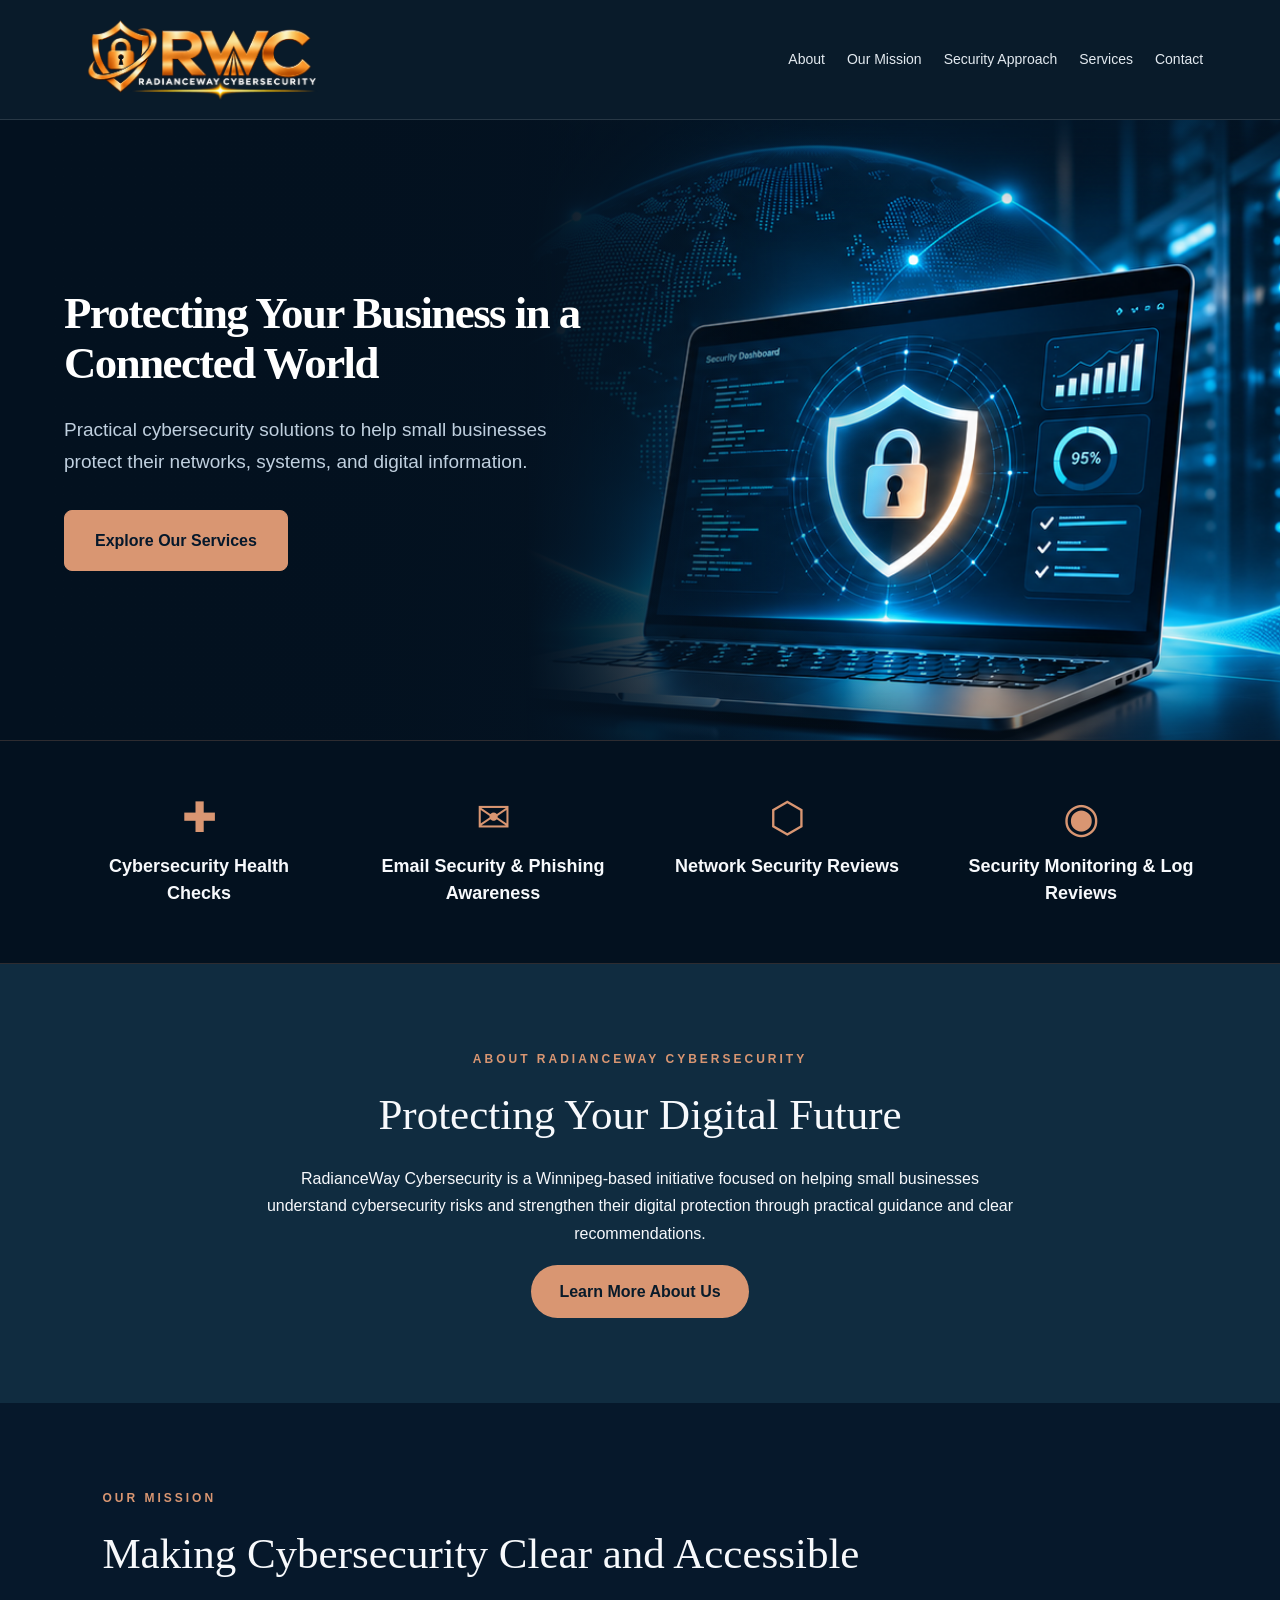
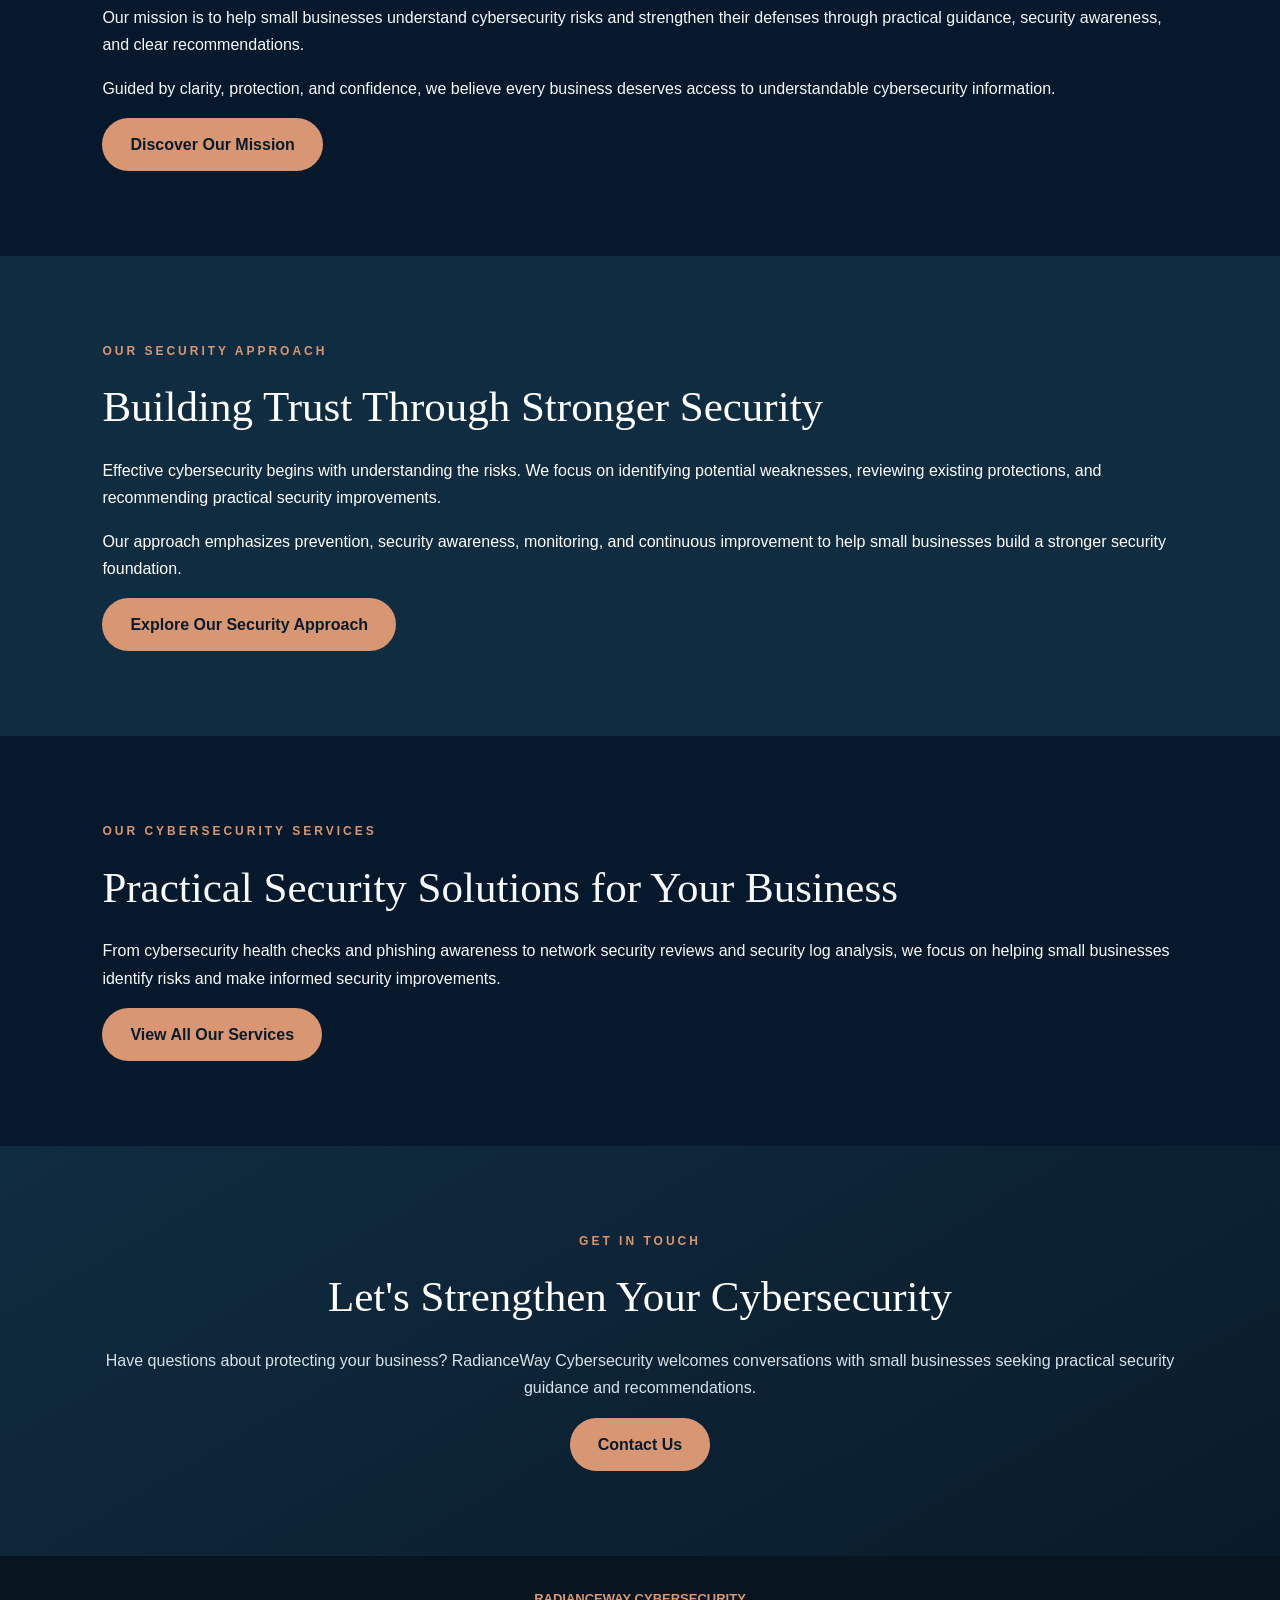
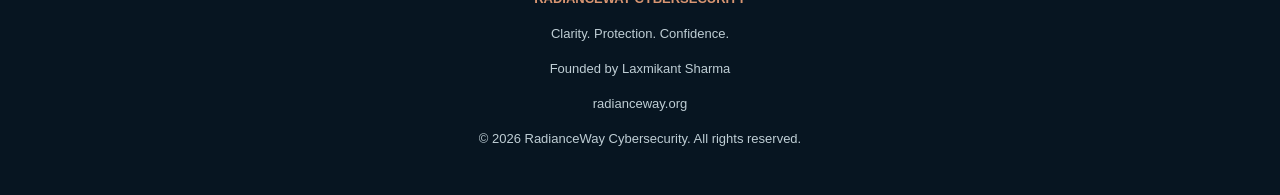
<file: index.html>
<!DOCTYPE html>
<html lang="en">
<head>
  <meta charset="UTF-8">
  <meta name="viewport" content="width=device-width, initial-scale=1">
  <meta name="description" content="RadianceWay Cybersecurity provides practical cybersecurity guidance and security solutions for small businesses. Founded by Laxmikant Sharma in Winnipeg, Manitoba, Canada.">
  <meta name="theme-color" content="#102c40">
  <title>RadianceWay Cybersecurity | Clarity. Protection. Confidence.</title>
  <link rel="stylesheet" href="styles.css">
  <style>
    
.official-logo {
  display: block;
  width: 90%;
  max-width: 500px;
  height: auto;
  margin: 0 auto 5px;
  object-fit: contain;
}

@media (max-width: 600px) {
  .official-logo {
    width: 95%;
    max-width: 320px;
    margin-bottom: 16px;
  }
  .header {
  justify-content: center;
  padding: 14px 3%;
}

.header nav {
  justify-content: center;
  gap: 8px;
  font-size: 12px;
}
}
  @media (max-width: 600px) {
  .menu-toggle {
    display: block !important;
    margin: 8px auto;
  }

  .header nav {
    display: none;
    width: 100%;
    flex-direction: column;
    align-items: center;
    gap: 16px;
    padding: 16px 0;
  }

  .header nav.open {
    display: flex;
  }
}  
 .menu-toggle {
  display: none;
  background: transparent;
  color: #d6a94f;
  border: 1px solid #d6a94f;
  border-radius: 8px;
  padding: 10px 16px;
  font: inherit;
  cursor: pointer;
}
    :root {
      --navy: #102c40;
      --deep: #091b2a;
      --gold: #d6a94f;
      --ivory: #fff9ec;
      --sage: #638c79;
      --muted: #bfd0da;
    }
    * { box-sizing: border-box; }
    html { scroll-behavior: smooth; }
    body {
      margin: 0;
      font-family: "Segoe UI", Arial, sans-serif;
      background: var(--ivory);
      color: var(--navy);
      line-height: 1.7;
    }
    a { color: inherit; }
    .header {
      background: var(--deep);
      color: white;
      padding: 16px 6%;
      display: flex;
      align-items: center;
      justify-content: space-between;
      gap: 20px;
      flex-wrap: wrap;
      border-bottom: 1px solid #ffffff20;
    }
    .brand {
      font-size: 23px;
      font-weight: 700;
      letter-spacing: 3px;
      color: var(--gold);
      text-decoration: none;
    }
    nav { display: flex; gap: 22px; flex-wrap: wrap; }
    nav a {
      text-decoration: none;
      font-size: 14px;
      color: #e3eaf0;
    }
    nav a:hover, nav a:focus-visible {
      color: var(--gold);
    }
    .hero {
      min-height: 630px;
      padding: 100px 22px;
      display: flex;
      flex-direction: column;
      align-items: center;
      justify-content: center;
      text-align: center;
      color: white;
      background:
        radial-gradient(ellipse at 50% 25%,
          #a77c3140 0%, transparent 46%),
        linear-gradient(145deg, #153d53, #091b2a 80%);
    }
    .lotus {
      width: 140px;
      height: 115px;
      margin-bottom: 24px;
      color: var(--gold);
      filter: drop-shadow(0 0 20px #d6a94f65);
    }
    .eyebrow {
      color: var(--gold);
      letter-spacing: 3px;
      text-transform: uppercase;
      font-size: 13px;
    }
    h1 {
      font-family: Georgia, serif;
      font-weight: normal;
      font-size: clamp(56px, 10vw, 105px);
      letter-spacing: 8px;
      line-height: 1.1;
      margin: 18px 0;
    }
    .tagline {
      color: var(--gold);
      font-family: Georgia, serif;
      font-size: clamp(22px, 4vw, 32px);
      margin: 0 0 25px;
    }
    .hero-text {
      max-width: 680px;
      font-size: 18px;
      color: #d8e3e8;
      margin-bottom: 30px;
    }
    .button {
      display: inline-block;
      background: #d99672;
      color: var(--deep);
      text-decoration: none;
      padding: 13px 28px;
      border-radius: 30px;
      font-weight: 700;
      transition: background .2s, transform .2s;
    }
    .button:hover {
      background: #f0bea0;
      transform: translateY(-2px);
    }
    section { padding: 85px 8%; scroll-margin-top: 20px; }
    .container { max-width: 1080px; margin: auto; }
    .section-label {
      color: #d99672;
      text-transform: uppercase;
      letter-spacing: 3px;
      font-size: 12px;
      font-weight: bold;
    }
    h2 {
      font-family: Georgia, serif;
      font-size: clamp(30px, 5vw, 43px);
      line-height: 1.3;
      margin: 10px 0 22px;
      font-weight: normal;
    }
    .intro {
  text-align: center;
  background: var(--navy);
  color: #f7f9fc;
}
    .intro p { max-width: 760px; margin: 0 auto 18px; }
    .cream{
           background: #06182b;
           color: #f7f9fc;
   }
    .dark {
      background: var(--navy);
      color: white;
    }
    .cards {
      display: grid;
      grid-template-columns: repeat(3, minmax(0, 1fr));
      gap: 24px;
      margin-top: 35px;
    }
    .card {
      background: white;
      color: var(--navy);
      padding: 32px 26px;
      border-radius: 13px;
      border-top: 4px solid var(--gold);
      box-shadow: 0 8px 24px #0000000b;
    }
    .card h3 {
      font-family: Georgia, serif;
      font-size: 24px;
      margin: 0 0 12px;
    }
    .card p { margin: 0; color: #455a67; }
    .dark .card { background: #18394e; color: white; }
    .dark .card p { color: #d0dee5; }
    .quote {
      max-width: 770px;
      margin: 32px auto 0;
      padding: 28px;
      border-left: 3px solid var(--gold);
      font-family: Georgia, serif;
      font-size: 23px;
      font-style: italic;
      color: var(--gold);
      text-align: left;
    }
    .center { text-align: center; }
    .closing {
      text-align: center;
      background: linear-gradient(150deg, var(--navy), var(--deep));
      color: white;
    }
    .closing p { color: #d7e2e9; }
    footer {
      background: #071521;
      color: #bfced5;
      padding: 32px 18px;
      text-align: center;
      font-size: 13px;
    }
    footer strong { color: #d99672; }
    :focus-visible {
      outline: 3px solid var(--gold);
      outline-offset: 4px;
    }
    @media (max-width: 760px) {
      .header { justify-content: center; text-align: center; }
      nav { justify-content: center; gap: 12px 18px; }
      h1 { letter-spacing: 3px; }
      .hero { min-height: 560px; padding: 75px 20px; }
      .cards { grid-template-columns: 1fr; }
      section { padding: 65px 6%; }
    }
    @media (prefers-reduced-motion: reduce) {
      html { scroll-behavior: auto; }
      .button { transition: none; }
    }
  </style>
</head>
<body>

<header class="header">
  
<a class="brand" href="index.html" aria-label="RadianceWay Cybersecurity Home">
  <img class="brand-logo" src="RWC-Logo-Transparent.png" alt="RWC RadianceWay Cybersecurity">
</a>

  <button class="menu-toggle" type="button"
        aria-label="Toggle navigation menu"
        aria-controls="main-nav"
        aria-expanded="false">
  ☰ Menu
</button>
  <nav id="main-nav" aria-label="Main navigation">
    
    <a href="about.html">About</a>
    <a href="mission.html">Our Mission</a>
    <a href="approach.html">Security Approach</a>
    <a href="services.html">Services</a>
    <a href="contact.html">Contact</a>
  
  </nav>
</header>

<main>
  <section class="hero" id="home">
    

<img class="hero-image"
     src="assets/rwc-homepage-laptop.png"
     alt="Cybersecurity laptop dashboard with glowing blue digital globe">
    
    
<h1 class="hero-title">
  Protecting Your Business in a Connected World
</h1>

    <p class="hero-text">
  Practical cybersecurity solutions to help
  small businesses protect their networks,
  systems, and digital information.
</p>
    
<a href="services.html" class="button">Explore Our Services</a>

  </section>

<section class="service-highlights" aria-label="Our cybersecurity services">
  <div class="service-highlights-container">

    <a class="service-highlight" href="services.html">
      <span class="service-icon" aria-hidden="true">✚</span>
      <h2>Cybersecurity Health Checks</h2>
    </a>

    <a class="service-highlight" href="services.html">
      <span class="service-icon" aria-hidden="true">✉</span>
      <h2>Email Security &amp; Phishing Awareness</h2>
    </a>

    <a class="service-highlight" href="services.html">
      <span class="service-icon" aria-hidden="true">⬡</span>
      <h2>Network Security Reviews</h2>
    </a>

    <a class="service-highlight" href="services.html">
      <span class="service-icon" aria-hidden="true">◉</span>
      <h2>Security Monitoring &amp; Log Reviews</h2>
    </a>

  </div>
</section>

  
<section class="intro" id="about">
  <div class="container">
    <div class="section-label">ABOUT RADIANCEWAY CYBERSECURITY</div>
    <h2>Protecting Your Digital Future</h2>

    <p>
      RadianceWay Cybersecurity is a Winnipeg-based initiative
      focused on helping small businesses understand cybersecurity
      risks and strengthen their digital protection through
      practical guidance and clear recommendations.
    </p>

    <a href="about.html" class="button">
      Learn More About Us
    </a>
  </div>
</section>

  
<section class="cream" id="meaning">
  <div class="container">
    <div class="section-label">OUR MISSION</div>
    <h2>Making Cybersecurity Clear and Accessible</h2>

    <p>
      Our mission is to help small businesses understand
      cybersecurity risks and strengthen their defenses
      through practical guidance, security awareness,
      and clear recommendations.
    </p>

    <p>
      Guided by clarity, protection, and confidence,
      we believe every business deserves access to
      understandable cybersecurity information.
    </p>

    <a href="mission.html" class="button">
      Discover Our Mission
    </a>
  </div>
</section>


  
<section class="dark" id="philosophy">
  <div class="container">
    <div class="section-label">OUR SECURITY APPROACH</div>
    <h2>Building Trust Through Stronger Security</h2>

    <p>
      Effective cybersecurity begins with understanding
      the risks. We focus on identifying potential weaknesses,
      reviewing existing protections, and recommending
      practical security improvements.
    </p>

    <p>
      Our approach emphasizes prevention, security awareness,
      monitoring, and continuous improvement to help
      small businesses build a stronger security foundation.
    </p>

    <a href="approach.html" class="button">
      Explore Our Security Approach
    </a>
  </div>
</section>


  
<section class="cream" id="inspiration">
  <div class="container">
    <div class="section-label">OUR CYBERSECURITY SERVICES</div>
    <h2>Practical Security Solutions for Your Business</h2>

    <p>
      From cybersecurity health checks and phishing awareness
      to network security reviews and security log analysis,
      we focus on helping small businesses identify risks
      and make informed security improvements.
    </p>

    <a href="services.html" class="button">
      View All Our Services
    </a>
  </div>
</section>


  
<section class="closing" id="community">
  <div class="container">
    <div class="section-label">GET IN TOUCH</div>
    <h2>Let's Strengthen Your Cybersecurity</h2>

    <p>
      Have questions about protecting your business?
      RadianceWay Cybersecurity welcomes conversations
      with small businesses seeking practical security
      guidance and recommendations.
    </p>

    <a href="contact.html" class="button">
      Contact Us
    </a>

  </div>
</section>

</main>

<footer>
  <strong>RADIANCEWAY CYBERSECURITY</strong>
  <p>Clarity. Protection. Confidence.</p>
  <p>Founded by Laxmikant Sharma</p>
  <p>radianceway.org</p>
  <p>&copy; <span id="year">2026</span> RadianceWay Cybersecurity.
     All rights reserved.</p>
</footer>


<script>
  document.getElementById("year").textContent =
    new Date().getFullYear();

  const menuButton = document.querySelector(".menu-toggle");
  const mainNav = document.getElementById("main-nav");

  menuButton.addEventListener("click", () => {
    const isOpen = mainNav.classList.toggle("open");
    menuButton.setAttribute("aria-expanded", String(isOpen));
  });

  mainNav.querySelectorAll("a").forEach((link) => {
    link.addEventListener("click", () => {
      mainNav.classList.remove("open");
      menuButton.setAttribute("aria-expanded", "false");
    });
  });
</script>
  

</body>
</html>
</file>
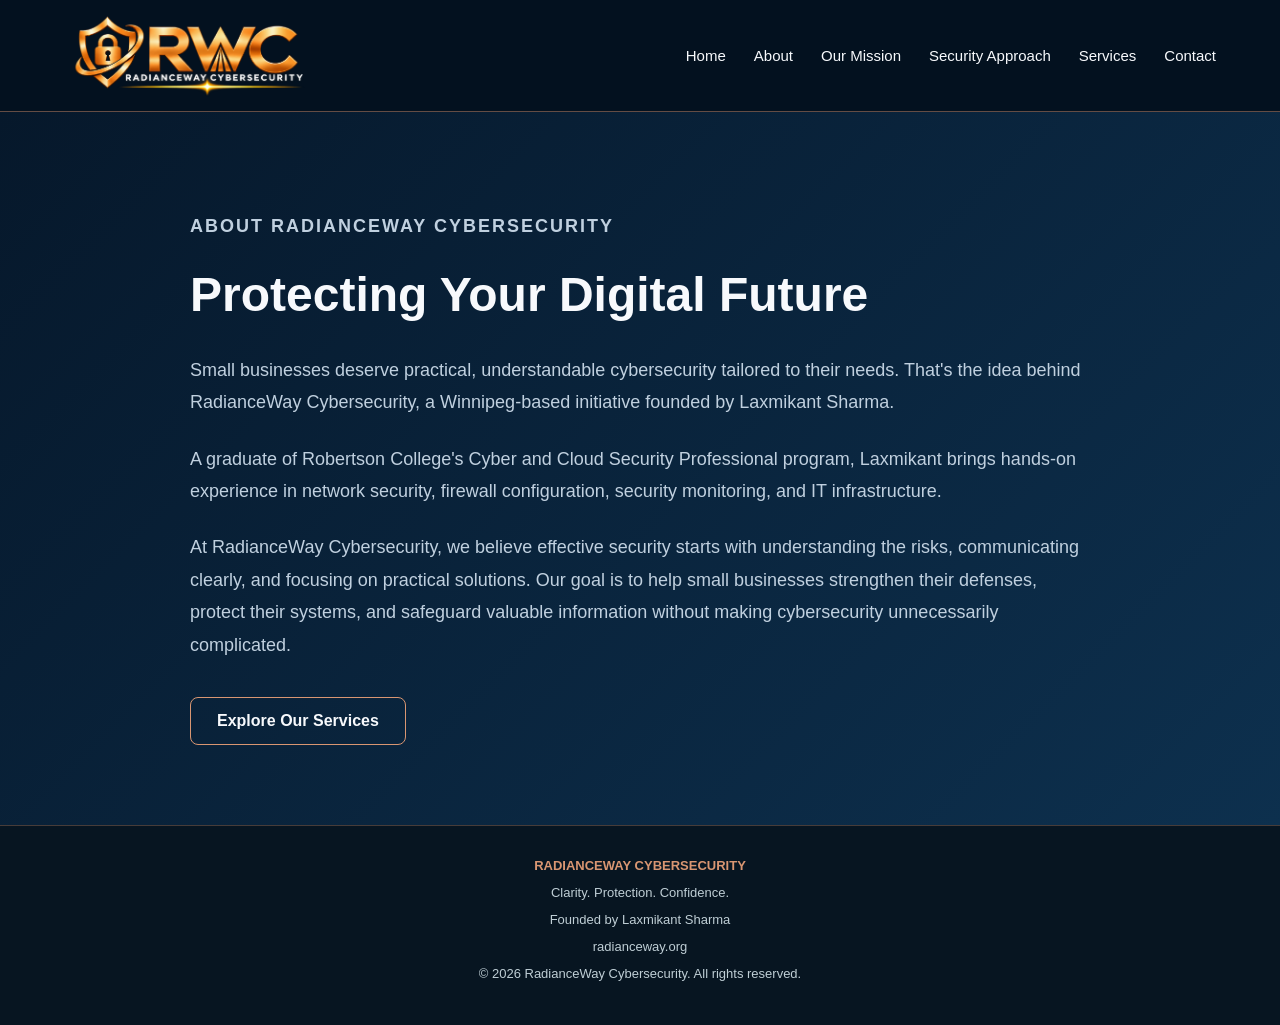
<file: about.html>
<!DOCTYPE html>
<html lang="en">
<head>
  <meta charset="UTF-8">
  <meta name="viewport" content="width=device-width, initial-scale=1">
  <meta name="description" content="Learn about RadianceWay Cybersecurity, a Winnipeg-based cybersecurity initiative focused on practical security for small businesses.">
  <title>About Us | RadianceWay Cybersecurity</title>
  <link rel="stylesheet" href="styles.css">
</head>
<body>

<header class="site-header">
  <div class="header-container">
    <a href="index.html" aria-label="RadianceWay Cybersecurity Home">
      <img class="brand-logo"
           src="RWC-Logo-Transparent.png"

           alt="RWC RadianceWay Cybersecurity">
    </a>

    <button class="menu-toggle" type="button"
            aria-controls="main-nav"
            aria-expanded="false">
      ☰ Menu
    </button>

    <nav class="main-nav" id="main-nav" aria-label="Main navigation">
      <a href="index.html">Home</a>
      <a href="about.html" aria-current="page">About</a>
      <a href="mission.html">Our Mission</a>
      <a href="approach.html">Security Approach</a>
      <a href="services.html">Services</a>
      <a href="contact.html">Contact</a>
    </nav>
  </div>
</header>

<main class="page-content">
  <section class="about-section">
    <div class="page-container">
      <p class="section-label">ABOUT RADIANCEWAY CYBERSECURITY</p>
      <h1>Protecting Your Digital Future</h1>

      <p>
        Small businesses deserve practical, understandable
        cybersecurity tailored to their needs. That's the idea
        behind RadianceWay Cybersecurity, a Winnipeg-based
        initiative founded by Laxmikant Sharma.
      </p>

      <p>
        A graduate of Robertson College's Cyber and Cloud
        Security Professional program, Laxmikant brings
        hands-on experience in network security, firewall
        configuration, security monitoring, and IT infrastructure.
      </p>

      <p>
        At RadianceWay Cybersecurity, we believe effective
        security starts with understanding the risks,
        communicating clearly, and focusing on practical
        solutions. Our goal is to help small businesses
        strengthen their defenses, protect their systems,
        and safeguard valuable information without making
        cybersecurity unnecessarily complicated.
      </p>

      <a class="page-button" href="services.html">
        Explore Our Services
      </a>
    </div>
  </section>
</main>


<footer class="site-footer">
  <strong>RADIANCEWAY CYBERSECURITY</strong>
  <p>Clarity. Protection. Confidence.</p>
  <p>Founded by Laxmikant Sharma</p>
  <p>radianceway.org</p>
  <p>&copy; <span id="year">2026</span> RadianceWay Cybersecurity. All rights reserved.</p>
</footer>


<script>
  document.getElementById("year").textContent =
    new Date().getFullYear();

  const menuButton = document.querySelector(".menu-toggle");
  const mainNav = document.getElementById("main-nav");

  menuButton.addEventListener("click", () => {
    const isOpen = mainNav.classList.toggle("open");
    menuButton.setAttribute("aria-expanded", String(isOpen));
  });
</script>

</body>
</html>
</file>
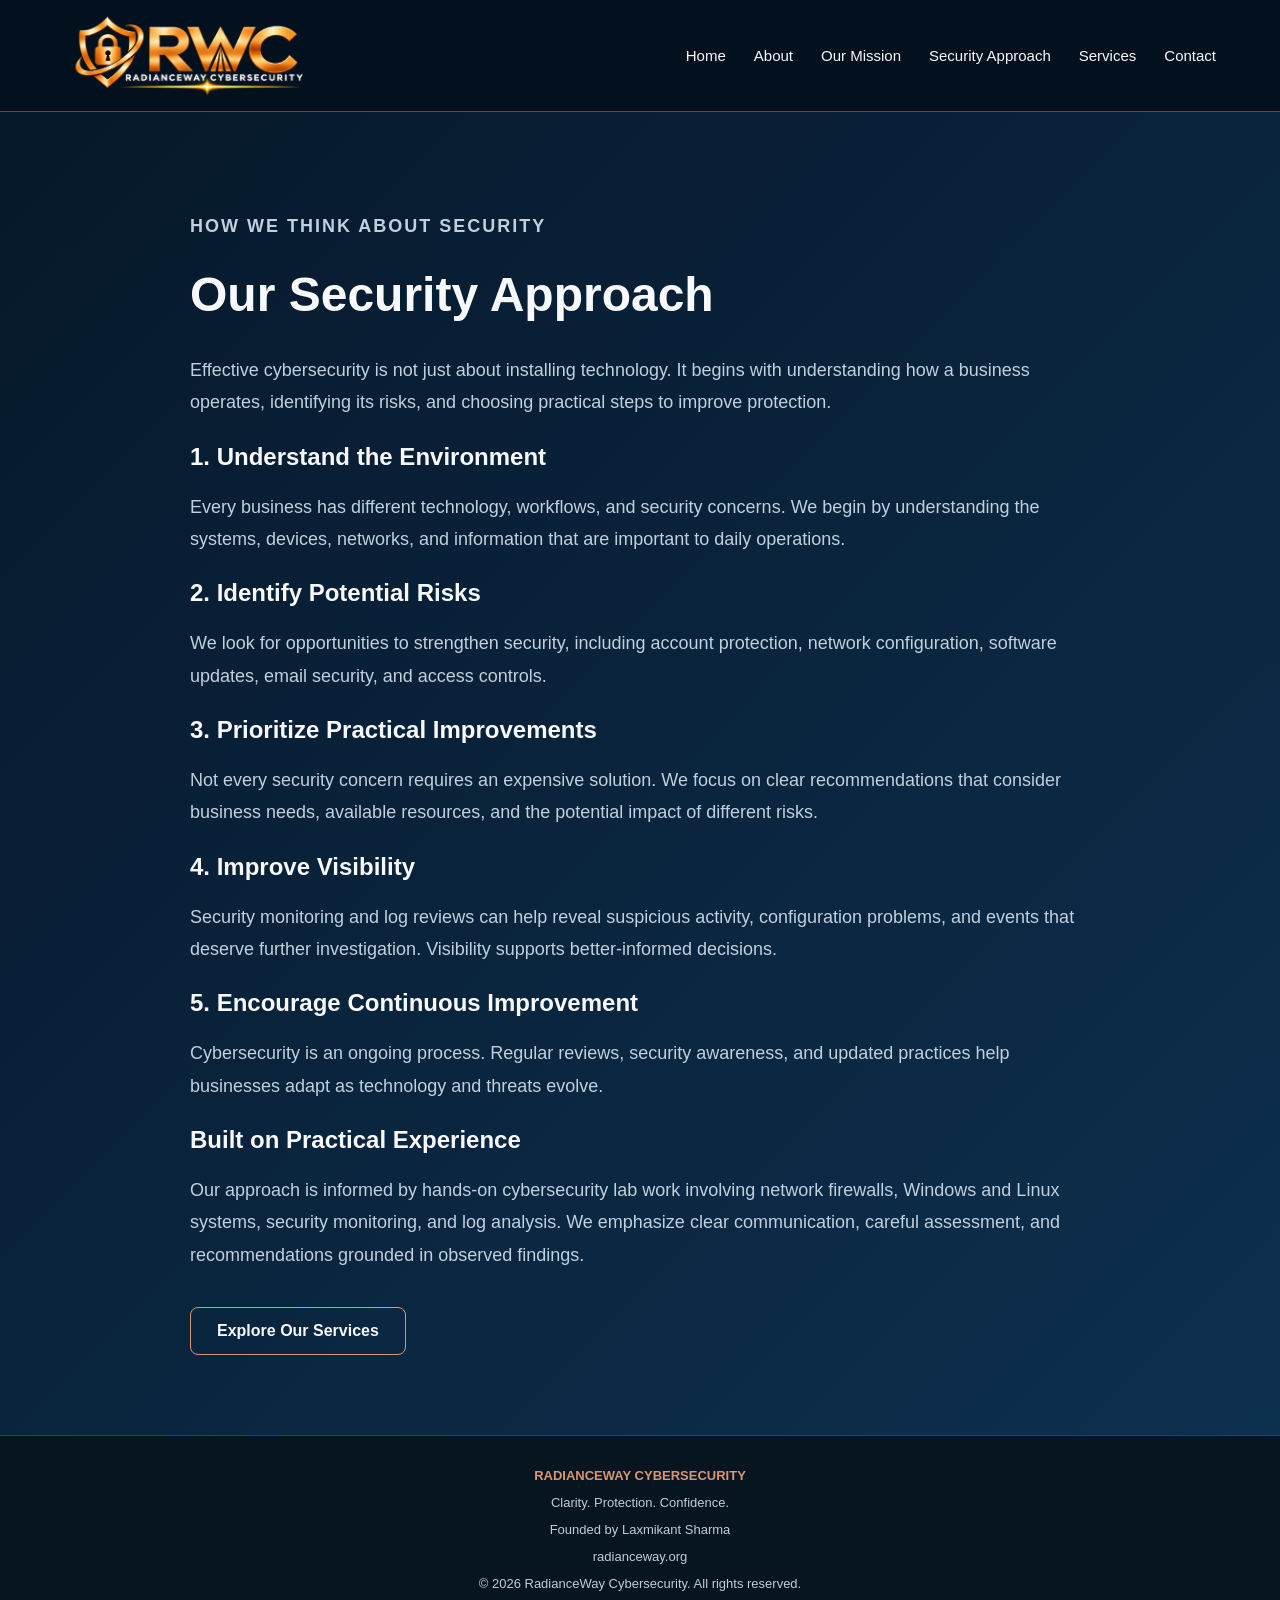
<file: approach.html>
<!DOCTYPE html>
<html lang="en">
<head>
  <meta charset="UTF-8">
  <meta name="viewport" content="width=device-width, initial-scale=1">
  <meta name="description" content="Learn how RadianceWay Cybersecurity approaches practical security risk assessment, prevention, and monitoring for small businesses.">
  <title>Security Approach | RadianceWay Cybersecurity</title>
  <link rel="stylesheet" href="styles.css">
</head>
<body>

<header class="site-header">
  <div class="header-container">
    <a href="index.html" aria-label="RadianceWay Cybersecurity Home">
      <img class="brand-logo"
           src="RWC-Logo-Transparent.png"

           alt="RWC RadianceWay Cybersecurity">
    </a>

    <button class="menu-toggle" type="button"
            aria-label="Toggle navigation menu"
            aria-controls="main-nav"
            aria-expanded="false">
      ☰ Menu
    </button>

    <nav class="main-nav" id="main-nav" aria-label="Main navigation">
      <a href="index.html">Home</a>
      <a href="about.html">About</a>
      <a href="mission.html">Our Mission</a>
      <a href="approach.html" aria-current="page">Security Approach</a>
      <a href="services.html">Services</a>
      <a href="contact.html">Contact</a>
    </nav>
  </div>
</header>

<main class="page-content">
  <section class="approach-section">
    <div class="page-container">

      <p class="section-label">HOW WE THINK ABOUT SECURITY</p>
      <h1>Our Security Approach</h1>

      <p>
        Effective cybersecurity is not just about installing
        technology. It begins with understanding how a
        business operates, identifying its risks, and
        choosing practical steps to improve protection.
      </p>

      <h2>1. Understand the Environment</h2>
      <p>
        Every business has different technology, workflows,
        and security concerns. We begin by understanding
        the systems, devices, networks, and information
        that are important to daily operations.
      </p>

      <h2>2. Identify Potential Risks</h2>
      <p>
        We look for opportunities to strengthen security,
        including account protection, network configuration,
        software updates, email security, and access controls.
      </p>

      <h2>3. Prioritize Practical Improvements</h2>
      <p>
        Not every security concern requires an expensive
        solution. We focus on clear recommendations that
        consider business needs, available resources,
        and the potential impact of different risks.
      </p>

      <h2>4. Improve Visibility</h2>
      <p>
        Security monitoring and log reviews can help reveal
        suspicious activity, configuration problems, and
        events that deserve further investigation.
        Visibility supports better-informed decisions.
      </p>

      <h2>5. Encourage Continuous Improvement</h2>
      <p>
        Cybersecurity is an ongoing process. Regular reviews,
        security awareness, and updated practices help
        businesses adapt as technology and threats evolve.
      </p>

      <h2>Built on Practical Experience</h2>
      <p>
        Our approach is informed by hands-on cybersecurity
        lab work involving network firewalls, Windows and
        Linux systems, security monitoring, and log analysis.
        We emphasize clear communication, careful assessment,
        and recommendations grounded in observed findings.
      </p>

      <a class="page-button" href="services.html">
        Explore Our Services
      </a>

    </div>
  </section>
</main>


<footer class="site-footer">
  <strong>RADIANCEWAY CYBERSECURITY</strong>
  <p>Clarity. Protection. Confidence.</p>
  <p>Founded by Laxmikant Sharma</p>
  <p>radianceway.org</p>
  <p>&copy; <span id="year">2026</span> RadianceWay Cybersecurity. All rights reserved.</p>
</footer>


<script>
  document.getElementById("year").textContent =
    new Date().getFullYear();

  const menuButton = document.querySelector(".menu-toggle");
  const mainNav = document.getElementById("main-nav");

  menuButton.addEventListener("click", () => {
    const isOpen = mainNav.classList.toggle("open");
    menuButton.setAttribute("aria-expanded", String(isOpen));
  });
</script>

</body>
</html>
</file>
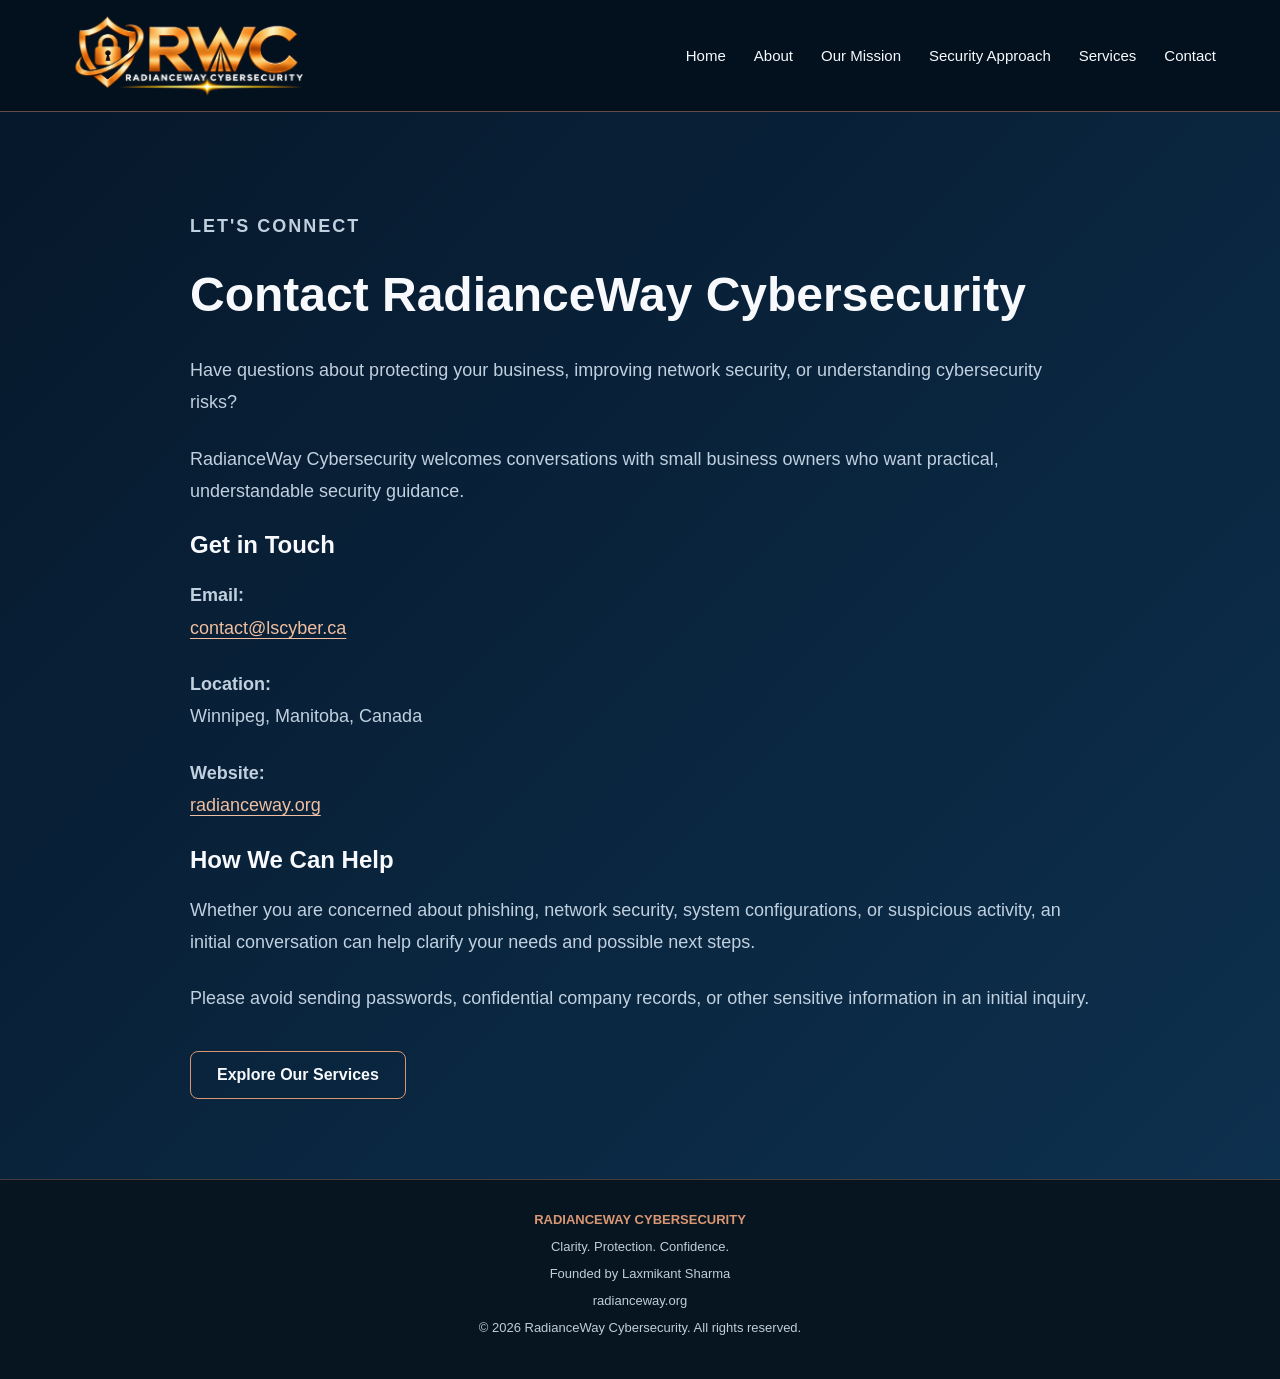
<file: contact.html>
<!DOCTYPE html>
<html lang="en">
<head>
  <meta charset="UTF-8">
  <meta name="viewport" content="width=device-width, initial-scale=1">
  <meta name="description" content="Contact RadianceWay Cybersecurity in Winnipeg, Manitoba, for practical cybersecurity guidance and security reviews.">
  <title>Contact Us | RadianceWay Cybersecurity</title>
  <link rel="stylesheet" href="styles.css">
</head>
<body>

<header class="site-header">
  <div class="header-container">
    <a href="index.html" aria-label="RadianceWay Cybersecurity Home">
      <img class="brand-logo"
           src="RWC-Logo-Transparent.png"
           alt="RWC RadianceWay Cybersecurity">
    </a>

    <button class="menu-toggle" type="button"
            aria-label="Toggle navigation menu"
            aria-controls="main-nav"
            aria-expanded="false">
      ☰ Menu
    </button>

    <nav class="main-nav" id="main-nav" aria-label="Main navigation">
      <a href="index.html">Home</a>
      <a href="about.html">About</a>
      <a href="mission.html">Our Mission</a>
      <a href="approach.html">Security Approach</a>
      <a href="services.html">Services</a>
      <a href="contact.html" aria-current="page">Contact</a>
    </nav>
  </div>
</header>

<main class="page-content">
  <section class="contact-section">
    <div class="page-container">

      <p class="section-label">LET'S CONNECT</p>
      <h1>Contact RadianceWay Cybersecurity</h1>

      <p>
        Have questions about protecting your business,
        improving network security, or understanding
        cybersecurity risks?
      </p>

      <p>
        RadianceWay Cybersecurity welcomes conversations
        with small business owners who want practical,
        understandable security guidance.
      </p>

      <h2>Get in Touch</h2>
      <p>
        <strong>Email:</strong><br>
        <a href="mailto:contact@lscyber.ca">
          contact@lscyber.ca
        </a>
      </p>

      <p>
        <strong>Location:</strong><br>
        Winnipeg, Manitoba, Canada
      </p>

      <p>
        <strong>Website:</strong><br>
        <a href="https://radianceway.org">
          radianceway.org
        </a>
      </p>

      <h2>How We Can Help</h2>

      <p>
        Whether you are concerned about phishing,
        network security, system configurations,
        or suspicious activity, an initial conversation
        can help clarify your needs and possible
        next steps.
      </p>

      <p>
        Please avoid sending passwords, confidential
        company records, or other sensitive information
        in an initial inquiry.
      </p>

      <a class="page-button" href="services.html">
        Explore Our Services
      </a>

    </div>
  </section>
</main>


<footer class="site-footer">
  <strong>RADIANCEWAY CYBERSECURITY</strong>
  <p>Clarity. Protection. Confidence.</p>
  <p>Founded by Laxmikant Sharma</p>
  <p>radianceway.org</p>
  <p>&copy; <span id="year">2026</span> RadianceWay Cybersecurity. All rights reserved.</p>
</footer>


<script>
  document.getElementById("year").textContent =
    new Date().getFullYear();

  const menuButton = document.querySelector(".menu-toggle");
  const mainNav = document.getElementById("main-nav");

  menuButton.addEventListener("click", () => {
    const isOpen = mainNav.classList.toggle("open");
    menuButton.setAttribute("aria-expanded", String(isOpen));
  });
</script>

</body>
</html>
</file>
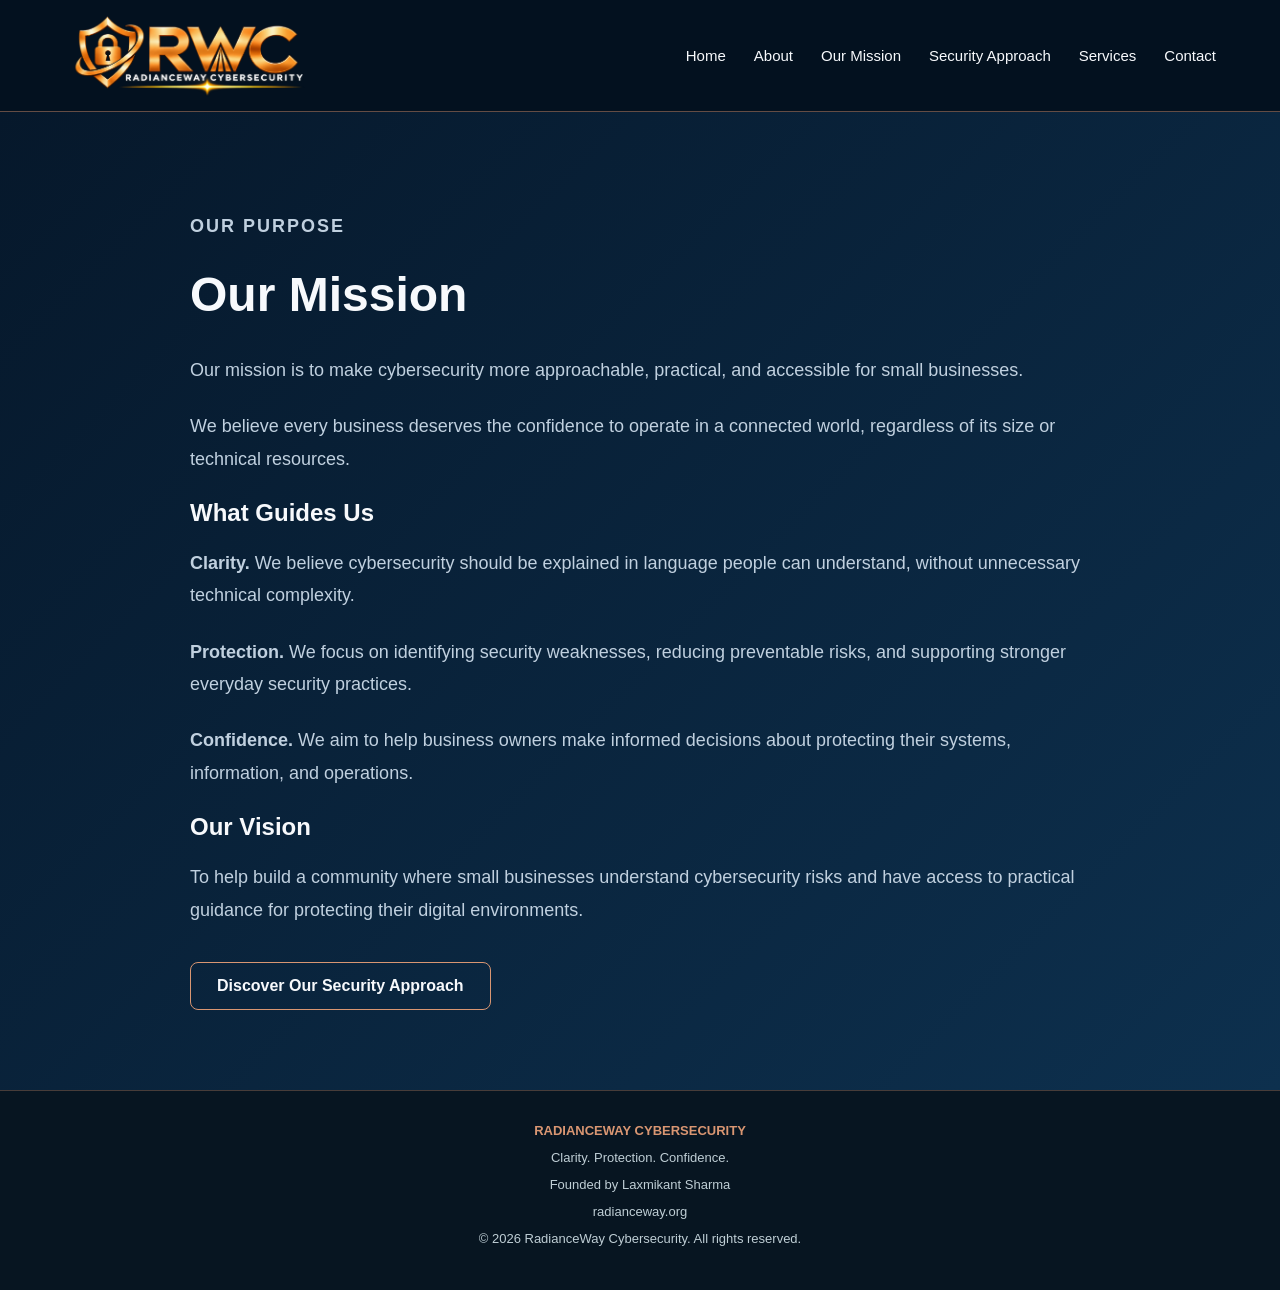
<file: mission.html>
<!DOCTYPE html>
<html lang="en">
<head>
  <meta charset="UTF-8">
  <meta name="viewport" content="width=device-width, initial-scale=1">
  <meta name="description" content="Discover the mission and values behind RadianceWay Cybersecurity.">
  <title>Our Mission | RadianceWay Cybersecurity</title>
  <link rel="stylesheet" href="styles.css">
</head>
<body>

<header class="site-header">
  <div class="header-container">
    <a href="index.html" aria-label="RadianceWay Cybersecurity Home">
      <img class="brand-logo"
           src="RWC-Logo-Transparent.png"
           alt="RWC RadianceWay Cybersecurity">
    </a>

    <button class="menu-toggle" type="button"
            aria-label="Toggle navigation menu"
            aria-controls="main-nav"
            aria-expanded="false">
      ☰ Menu
    </button>

    <nav class="main-nav" id="main-nav" aria-label="Main navigation">
      <a href="index.html">Home</a>
      <a href="about.html">About</a>
      <a href="mission.html" aria-current="page">Our Mission</a>
      <a href="approach.html">Security Approach</a>
      <a href="services.html">Services</a>
      <a href="contact.html">Contact</a>
    </nav>
  </div>
</header>

<main class="page-content">
  <section class="mission-section">
    <div class="page-container">

      <p class="section-label">OUR PURPOSE</p>
      <h1>Our Mission</h1>

      <p>
        Our mission is to make cybersecurity more approachable,
        practical, and accessible for small businesses.
      </p>

      <p>
        We believe every business deserves the confidence to
        operate in a connected world, regardless of its size
        or technical resources.
      </p>

      <h2>What Guides Us</h2>

      <p>
        <strong>Clarity.</strong> We believe cybersecurity should
        be explained in language people can understand,
        without unnecessary technical complexity.
      </p>

      <p>
        <strong>Protection.</strong> We focus on identifying
        security weaknesses, reducing preventable risks,
        and supporting stronger everyday security practices.
      </p>

      <p>
        <strong>Confidence.</strong> We aim to help business owners
        make informed decisions about protecting their systems,
        information, and operations.
      </p>

      <h2>Our Vision</h2>

      <p>
        To help build a community where small businesses
        understand cybersecurity risks and have access
        to practical guidance for protecting their
        digital environments.
      </p>

      <a class="page-button" href="approach.html">
        Discover Our Security Approach
      </a>

    </div>
  </section>
</main>


<footer class="site-footer">
  <strong>RADIANCEWAY CYBERSECURITY</strong>
  <p>Clarity. Protection. Confidence.</p>
  <p>Founded by Laxmikant Sharma</p>
  <p>radianceway.org</p>
  <p>&copy; <span id="year">2026</span> RadianceWay Cybersecurity. All rights reserved.</p>
</footer>


<script>
  document.getElementById("year").textContent =
    new Date().getFullYear();

  const menuButton = document.querySelector(".menu-toggle");
  const mainNav = document.getElementById("main-nav");

  menuButton.addEventListener("click", () => {
    const isOpen = mainNav.classList.toggle("open");
    menuButton.setAttribute("aria-expanded", String(isOpen));
  });
</script>

</body>
</html>
</file>
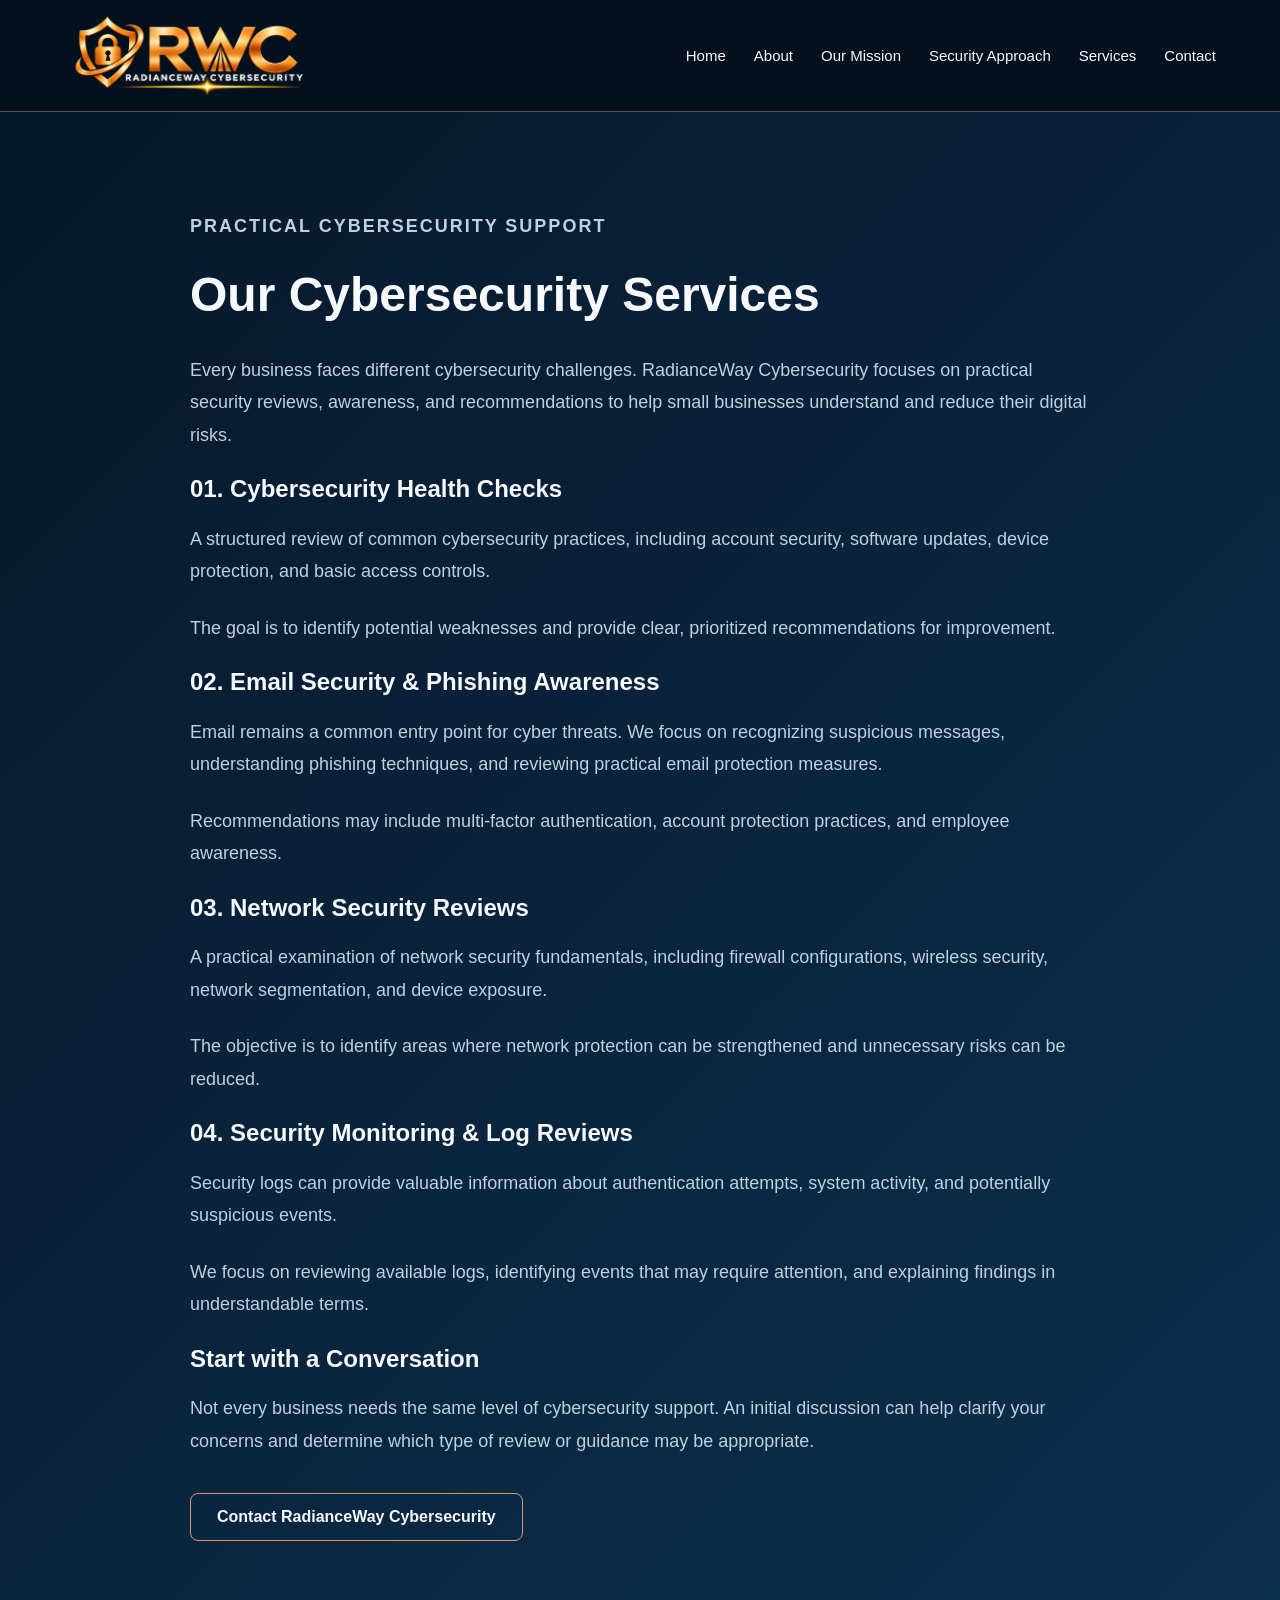
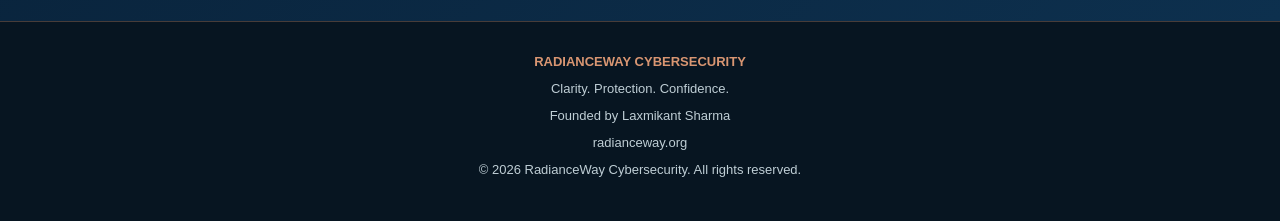
<file: services.html>
<!DOCTYPE html>
<html lang="en">
<head>
  <meta charset="UTF-8">
  <meta name="viewport" content="width=device-width, initial-scale=1">
  <meta name="description" content="Explore practical cybersecurity services from RadianceWay Cybersecurity, including security health checks, phishing awareness, network reviews, and log reviews.">
  <title>Our Services | RadianceWay Cybersecurity</title>
  <link rel="stylesheet" href="styles.css">
</head>
<body>

<header class="site-header">
  <div class="header-container">
    <a href="index.html" aria-label="RadianceWay Cybersecurity Home">
      <img class="brand-logo"
           src="RWC-Logo-Transparent.png"
           alt="RWC RadianceWay Cybersecurity">
    </a>

    <button class="menu-toggle" type="button"
            aria-label="Toggle navigation menu"
            aria-controls="main-nav"
            aria-expanded="false">
      ☰ Menu
    </button>

    <nav class="main-nav" id="main-nav" aria-label="Main navigation">
      <a href="index.html">Home</a>
      <a href="about.html">About</a>
      <a href="mission.html">Our Mission</a>
      <a href="approach.html">Security Approach</a>
      <a href="services.html" aria-current="page">Services</a>
      <a href="contact.html">Contact</a>
    </nav>
  </div>
</header>

<main class="page-content">
  <section class="services-section">
    <div class="page-container">

      <p class="section-label">PRACTICAL CYBERSECURITY SUPPORT</p>
      <h1>Our Cybersecurity Services</h1>

      <p>
        Every business faces different cybersecurity challenges.
        RadianceWay Cybersecurity focuses on practical security
        reviews, awareness, and recommendations to help small
        businesses understand and reduce their digital risks.
      </p>

      <h2>01. Cybersecurity Health Checks</h2>
      <p>
        A structured review of common cybersecurity practices,
        including account security, software updates, device
        protection, and basic access controls.
      </p>
      <p>
        The goal is to identify potential weaknesses and provide
        clear, prioritized recommendations for improvement.
      </p>

      <h2>02. Email Security &amp; Phishing Awareness</h2>
      <p>
        Email remains a common entry point for cyber threats.
        We focus on recognizing suspicious messages,
        understanding phishing techniques, and reviewing
        practical email protection measures.
      </p>
      <p>
        Recommendations may include multi-factor authentication,
        account protection practices, and employee awareness.
      </p>

      <h2>03. Network Security Reviews</h2>
      <p>
        A practical examination of network security fundamentals,
        including firewall configurations, wireless security,
        network segmentation, and device exposure.
      </p>
      <p>
        The objective is to identify areas where network
        protection can be strengthened and unnecessary
        risks can be reduced.
      </p>

      <h2>04. Security Monitoring &amp; Log Reviews</h2>
      <p>
        Security logs can provide valuable information about
        authentication attempts, system activity, and
        potentially suspicious events.
      </p>
      <p>
        We focus on reviewing available logs, identifying
        events that may require attention, and explaining
        findings in understandable terms.
      </p>

      <h2>Start with a Conversation</h2>
      <p>
        Not every business needs the same level of cybersecurity
        support. An initial discussion can help clarify your
        concerns and determine which type of review or guidance
        may be appropriate.
      </p>

      <a class="page-button" href="contact.html">
        Contact RadianceWay Cybersecurity
      </a>

    </div>
  </section>
</main>


<footer class="site-footer">
  <strong>RADIANCEWAY CYBERSECURITY</strong>
  <p>Clarity. Protection. Confidence.</p>
  <p>Founded by Laxmikant Sharma</p>
  <p>radianceway.org</p>
  <p>&copy; <span id="year">2026</span> RadianceWay Cybersecurity. All rights reserved.</p>
</footer>


<script>
  document.getElementById("year").textContent =
    new Date().getFullYear();

  const menuButton = document.querySelector(".menu-toggle");
  const mainNav = document.getElementById("main-nav");

  menuButton.addEventListener("click", () => {
    const isOpen = mainNav.classList.toggle("open");
    menuButton.setAttribute("aria-expanded", String(isOpen));
  });
</script>

</body>
</html>
</file>
<file: styles.css>
/* RadianceWay Cybersecurity - Website Theme */

:root {
  --navy: #06182b;
  --navy-dark: #03111f;
  --navy-light: #0d304e;
  --electric-blue: #18baf0;
  --soft-copper: #d99672;
  --copper-light: #f0bea0;
  --white: #f7f9fc;
  --muted-text: #c0d0df;
}

* {
  box-sizing: border-box;
}

body {
  margin: 0;
  font-family: Arial, sans-serif;
  background: var(--navy);
  color: var(--white);
}

/* Shared Header and Navigation */

.site-header {
  background: var(--navy-dark);
  border-bottom: 1px solid rgba(217, 150, 114, 0.45);
  padding: 12px 5%;
}

.header-container {
  max-width: 1400px;
  margin: 0 auto;
  display: flex;
  align-items: center;
  justify-content: space-between;
  gap: 30px;
}

.brand-logo {
  display: block;
  width: 260px;
  max-width: 100%;
  height: auto;
}

.main-nav {
  display: flex;
  align-items: center;
  gap: 28px;
}

.main-nav a {
  color: var(--white);
  text-decoration: none;
  font-size: 15px;
}

.main-nav a:hover,
.main-nav a:focus-visible {
  color: var(--copper-light);
}

/* Mobile Navigation */

.menu-toggle {
  display: none;
  background: transparent;
  color: var(--copper-light);
  border: 1px solid var(--soft-copper);
  border-radius: 8px;
  padding: 10px 14px;
  font-size: 16px;
  cursor: pointer;
}

@media (max-width: 768px) {
  .header-container {
    flex-direction: column;
    gap: 15px;
  }

  .brand-logo {
    width: 220px;
  }

  .menu-toggle {
    display: block;
  }

  .main-nav {
    display: none;
    width: 100%;
    flex-direction: column;
    gap: 18px;
    padding: 15px 0;
  }

  .main-nav.open {
    display: flex;
  }
}

/* Shared Inner Page Styling */

.page-content {
  min-height: 70vh;
  background: linear-gradient(135deg, #06182b, #0d304e);
  padding: 80px 24px;
}

.page-container {
  max-width: 900px;
  margin: 0 auto;
}

.section-label {
  color: var(--soft-copper);
  font-size: 13px;
  font-weight: 700;
  letter-spacing: 2px;
  text-transform: uppercase;
  margin-bottom: 18px;
}

.page-container h1 {
  font-size: clamp(32px, 5vw, 48px);
  line-height: 1.2;
  margin: 0 0 30px;
  color: var(--white);
}

.page-container p {
  color: var(--muted-text);
  font-size: 18px;
  line-height: 1.8;
  margin-bottom: 24px;
}

.page-button {
  display: inline-block;
  margin-top: 12px;
  padding: 14px 26px;
  border: 1px solid var(--soft-copper);
  border-radius: 8px;
  color: var(--white);
  text-decoration: none;
  font-weight: 600;
}

.page-button:hover {
  background: var(--soft-copper);
  color: var(--navy-dark);
}

.site-footer {
  background: var(--navy-dark);
  border-top: 1px solid rgba(217, 150, 114, 0.3);
  padding: 35px 20px;
  text-align: center;
  color: var(--muted-text);
  font-size: 14px;
}

.site-footer p {
  margin: 8px 0;
}

@media (max-width: 768px) {
  .page-content {
    padding: 55px 20px;
  }

  .page-container p {
    font-size: 16px;
    line-height: 1.7;
  }
}

/* RWC Homepage Hero Redesign */

body .hero {
  position: relative;
  display: flex;
  flex-direction: column;
  justify-content: center;
  align-items: flex-start;
  text-align: left;
  min-height: 620px;
  padding: 90px max(5%, calc((100% - 1400px) / 2));
  overflow: hidden;
  isolation: isolate;
  background: linear-gradient(110deg, #03111f, #06182b);
}

body .hero::before {
  content: "";
  position: absolute;
  inset: 0;
  z-index: 0;
  pointer-events: none;
  background: linear-gradient(
    90deg,
    #03111f 0%,
    rgba(3, 17, 31, 0.95) 28%,
    rgba(3, 17, 31, 0.55) 48%,
    transparent 70%
  );
}

body .hero img.hero-image {
  position: absolute;
  z-index: -1;
  top: 50%;
  right: 0;
  left: auto;
  width: 59%;
  max-width: none;
  height: 100%;
  object-fit: cover;
  object-position: center;
-webkit-mask-image: linear-gradient(to right, transparent 0%, black 35%);
mask-image: linear-gradient(to right, transparent 0%, black 35%);

  transform: translateY(-50%);
  border: none;
  border-radius: 0;
  box-shadow: none;
}

body .hero .hero-title {
  position: relative;
  max-width: 520px;
  margin: 0 0 25px;
  color: #ffffff;
  font-size: clamp(34px, 3.5vw, 52px);
  line-height: 1.12;
  font-weight: 700;
  letter-spacing: -1.5px;
}

body .hero .hero-text {
  position: relative;
  max-width: 520px;
  margin: 0 0 32px;
  color: #c0d0df;
  font-size: 19px;
  line-height: 1.7;
}

body .hero a.button {
  position: relative;
  display: inline-block;
  padding: 16px 30px;
  background: #d99672;
  color: #06182b;
  border: 1px solid #d99672;
  border-radius: 8px;
  text-decoration: none;
  font-size: 16px;
  font-weight: 700;
}

body .hero a.button:hover {
  background: #f0bea0;
  border-color: #f0bea0;
}

/* Homepage Hero - Mobile Layout */

@media (max-width: 768px) {
  body .hero {
    min-height: 690px;
    justify-content: flex-start;
    padding: 55px 24px 300px;
  }

  body .hero img.hero-image {
    top: auto;
    bottom: 0;
    right: 0;
    width: 100%;
    height: 320px;
    transform: none;
    object-fit: cover;
  }

  body .hero .hero-title {
    font-size: clamp(32px, 8vw, 46px);
    letter-spacing: -0.5px;
  }

  body .hero .hero-text {
    font-size: 16px;
  }
}

/* Homepage - Four Cybersecurity Service Highlights */

body .service-highlights {
  background: var(--navy-dark);
  border-top: 1px solid rgba(217, 150, 114, 0.2);
  border-bottom: 1px solid rgba(217, 150, 114, 0.2);
  padding: 36px 5%;
}

.service-highlights-container {
  max-width: 1400px;
  margin: 0 auto;
  display: grid;
  grid-template-columns: repeat(4, minmax(0, 1fr));
  gap: 24px;
}

.service-highlight {
  display: flex;
  flex-direction: column;
  align-items: center;
  justify-content: flex-start;
  gap: 14px;
  padding: 20px 14px;
  text-align: center;
  text-decoration: none;
  color: var(--white);
  border-radius: 10px;
  transition: background 0.2s ease;
}

.service-highlight:hover,
.service-highlight:focus-visible {
  background: rgba(217, 150, 114, 0.1);
}

.service-icon {
  color: var(--soft-copper);
  font-size: 42px;
  line-height: 1;
}

.service-highlight h2 {
  margin: 0;
  font-size: 18px;
  font-family: Arial, sans-serif;
  font-weight: 600;
  line-height: 1.5;
  color: var(--white);
}

/* Tablet Layout */

@media (max-width: 900px) {
  .service-highlights-container {
    grid-template-columns: repeat(2, minmax(0, 1fr));
  }
}

/* Mobile Layout */

@media (max-width: 480px) {
  .service-highlights-container {
    grid-template-columns: 1fr;
    gap: 10px;
  }

  body .service-highlights {
    padding: 24px 16px;
  }

  .service-highlight {
    padding: 16px 12px;
  }
}

/* Contact Page - Link Colors */

.contact-section a:not(.page-button) {
  color: var(--copper-light);
  text-decoration: underline;
  text-underline-offset: 4px;
}

.contact-section a:not(.page-button):hover,
.contact-section a:not(.page-button):focus-visible {
  color: var(--white);
}

/* Homepage - Consistent Mobile Header */

@media (max-width: 768px) {
  body .header {
    flex-direction: column;
    align-items: center;
    justify-content: center;
    gap: 16px;
  }

  body .header .brand {
    margin: 0 auto;
  }

  body .header .menu-toggle {
    margin: 0 auto;
  }
}

/* Shared Footer - RadianceWay Cybersecurity */

.site-footer {
  background: #071521;
  color: #bfced5;
  padding: 32px 18px;
  text-align: center;
  font-size: 13px;
}

.site-footer strong {
  color: #d99672;
  font-weight: 700;
}

.site-footer p {
  margin: 12px 0;
}
</file>
